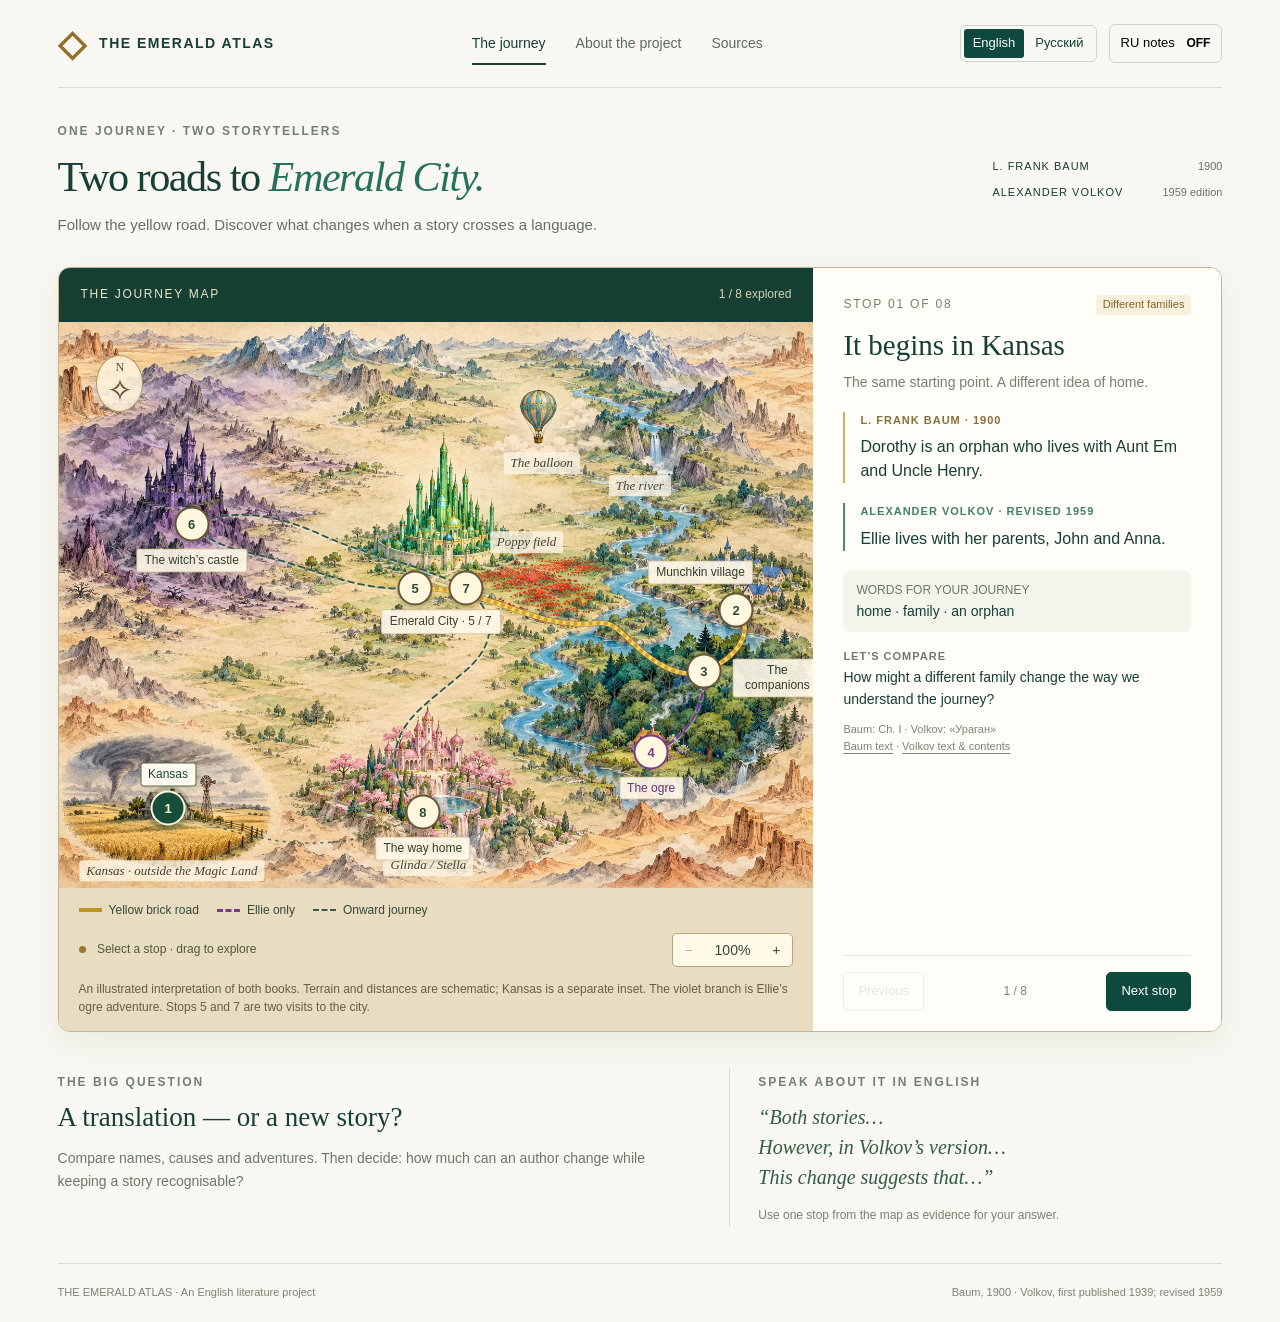
<file: index.html>
<!doctype html>
<html lang="en"><head><meta charset="utf-8"><meta name="viewport" content="width=device-width, initial-scale=1"><title>Two Roads to Emerald City — Baum & Volkov</title><meta name="description" content="Explore eight stops on an interactive literary journey comparing L. Frank Baum and Alexander Volkov, with optional Russian study notes."><link rel="icon" href="data:image/svg+xml,%3Csvg xmlns='http://www.w3.org/2000/svg' viewBox='0 0 32 32'%3E%3Crect width='32' height='32' rx='8' fill='%230e493d'/%3E%3Cpath d='M16 4 27 15 16 28 5 15Z' fill='%23efcc70'/%3E%3C/svg%3E"><link rel="stylesheet" href="style.css?v=atlas3"></head>
<body><header><a class="brand" href="#"><span class="brandmark">◇</span> THE EMERALD ATLAS</a><nav aria-label="Main"><a class="active" href="#journey">The journey</a><button id="about">About the project</button><button id="sources">Sources</button></nav><div class="language-tools"><div class="language-switch" aria-label="Site language"><a href="index.html" lang="en" aria-current="page">English</a><a id="otherLanguage" href="ru.html" lang="ru">Русский</a></div><button id="language" class="language" aria-pressed="false">RU notes <span>OFF</span></button></div></header>
<main id="journey"><section class="intro"><div><div class="eyebrow">ONE JOURNEY · TWO STORYTELLERS</div><h1>Two roads to <em>Emerald City.</em></h1><p>Follow the yellow road. Discover what changes when a story crosses a language.</p><p class="ru" lang="ru">Пройди по жёлтой дороге и узнай, как меняется история в литературной адаптации.</p></div><div class="editions"><span>L. FRANK BAUM <b>1900</b></span><span>ALEXANDER VOLKOV <b>1959 edition</b></span></div></section>
<section class="atlas" aria-label="Interactive literary journey"><div class="map-column"><div class="map-top"><span>THE JOURNEY MAP</span><span id="progress">1 / 8 explored</span></div><div class="map-window" id="mapWindow" tabindex="0" aria-label="Map: drag or scroll to move, select numbered stops"><div class="map-canvas" id="canvas"><img class="atlas-art" src="assets/journey-atlas.webp" alt="" width="1448" height="1086" fetchpriority="high" draggable="false"><svg class="route-layer" viewBox="0 0 800 600" aria-hidden="true"><defs><marker id="arrow" viewBox="0 0 10 10" refX="8" refY="5" markerWidth="4" markerHeight="4" orient="auto-start-reverse"><path d="M0 0L10 5L0 10Z" fill="#385548"/></marker></defs>
<path class="yellow-edge" d="M718 306 C738 325 722 355 684 370 C660 379 635 365 611 343 C593 326 586 318 572 319 C544 322 522 318 495 309 C455 295 422 281 378 282"/>
<path class="yellow-road" d="M718 306 C738 325 722 355 684 370 C660 379 635 365 611 343 C593 326 586 318 572 319 C544 322 522 318 495 309 C455 295 422 281 378 282"/>
<path class="brick-marks" d="M718 306 C738 325 722 355 684 370 C660 379 635 365 611 343 C593 326 586 318 572 319 C544 322 522 318 495 309 C455 295 422 281 378 282"/>
<path class="ellie-detour" d="M684 370 C685 410 665 443 628 456"/>
<path class="later-route" marker-end="url(#arrow)" d="M378 282 C325 286 285 268 242 255 C198 242 168 242 141 215"/>
<path class="later-route return-route" marker-end="url(#arrow)" d="M141 215 C191 194 240 208 279 226 C330 249 375 254 432 282"/>
<path class="later-route" marker-end="url(#arrow)" d="M432 282 C470 314 459 347 428 372 C393 402 365 419 358 449 C351 477 365 504 386 520"/>
<path class="home-path" marker-end="url(#arrow)" d="M386 520 C302 567 223 560 116 516"/>
</svg><div class="place-labels" aria-hidden="true"><span class="place-label city-label" style="left:50.625%;top:53%">Emerald City · 5 / 7</span><span class="place-label" style="left:64%;top:25%">The balloon</span><span class="place-label" style="left:62%;top:39%">Poppy field</span><span class="place-label" style="left:77%;top:29%">The river</span><span class="place-label" style="left:49%;top:96%">Glinda / Stella</span><span class="place-label" style="left:15%;top:97%">Kansas · outside the Magic Land</span></div><div id="pins"></div><div class="compass" aria-hidden="true">N<br><span>✧</span></div></div></div><div class="map-legend"><span><i class="legend-road"></i>Yellow brick road</span><span><i class="legend-detour"></i>Ellie only</span><span><i class="legend-later"></i>Onward journey</span></div><div class="map-bottom"><span><i></i> Select a stop · drag to explore</span><div class="zoom"><button id="zoomout" aria-label="Zoom out">−</button><button id="reset" aria-label="Reset map zoom">100%</button><button id="zoomin" aria-label="Zoom in">+</button></div></div><p class="map-note">An illustrated interpretation of both books. Terrain and distances are schematic; Kansas is a separate inset. The violet branch is Ellie’s ogre adventure. Stops 5 and 7 are two visits to the city.</p></div><article class="story" id="story" aria-live="polite"></article></section>
<section class="under"><div><span class="eyebrow">THE BIG QUESTION</span><h2>A translation — or a new story?</h2><p>Compare names, causes and adventures. Then decide: how much can an author change while keeping a story recognisable?</p><p class="ru" lang="ru">Сравни имена, причины событий и приключения. Где заканчивается перевод и начинается самостоятельная адаптация?</p></div><div class="takeaway"><span class="eyebrow">SPEAK ABOUT IT IN ENGLISH</span><p>“Both stories… <br>However, in Volkov’s version… <br>This change suggests that…”</p><small>Use one stop from the map as evidence for your answer.</small></div></section></main><footer><span>THE EMERALD ATLAS · An English literature project</span><span>Baum, 1900 · Volkov, first published 1939; revised 1959</span></footer>
<dialog id="info"><button class="close" aria-label="Close dialog">×</button><div id="infoContent"></div></dialog><script src="app.js?v=atlas3"></script></body></html>
</file>
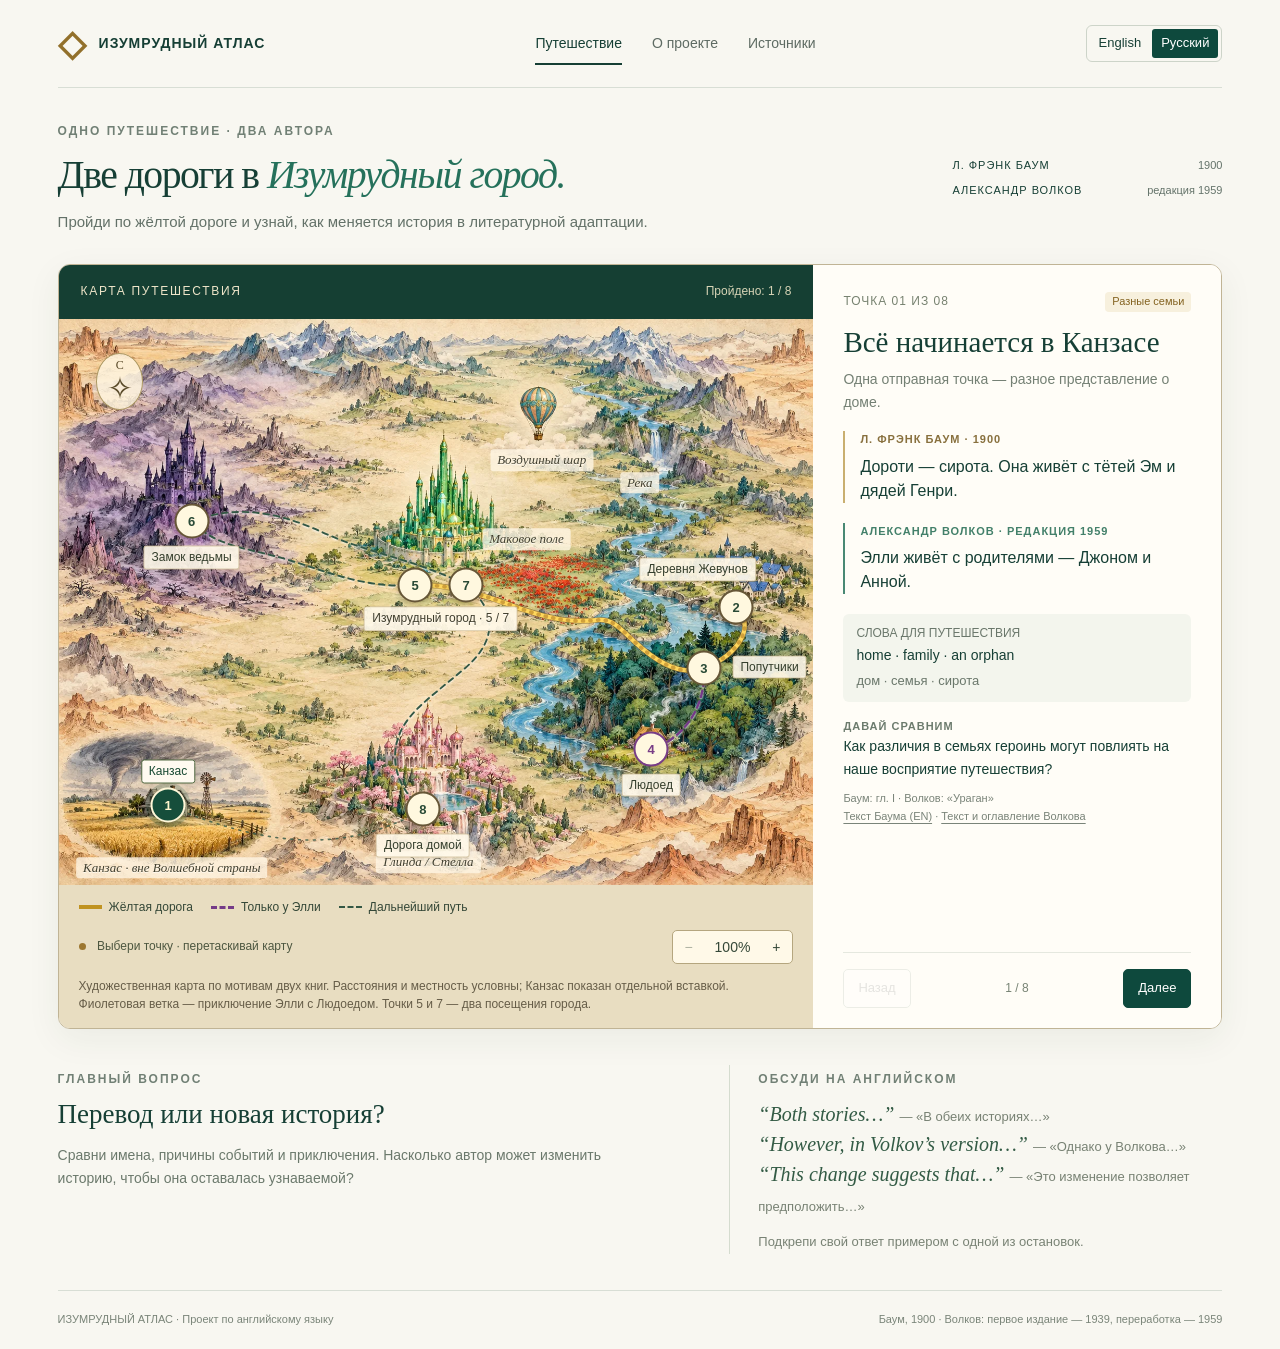
<file: ru.html>
<!doctype html>
<html lang="ru"><head><meta charset="utf-8"><meta name="viewport" content="width=device-width, initial-scale=1"><title>Две дороги в Изумрудный город — Баум и Волков</title><meta name="description" content="Интерактивная карта путешествия: восемь остановок для сравнения книг Лаймена Фрэнка Баума и Александра Волкова. Русская версия проекта по английскому языку."><link rel="icon" href="data:image/svg+xml,%3Csvg xmlns='http://www.w3.org/2000/svg' viewBox='0 0 32 32'%3E%3Crect width='32' height='32' rx='8' fill='%230e493d'/%3E%3Cpath d='M16 4 27 15 16 28 5 15Z' fill='%23efcc70'/%3E%3C/svg%3E"><link rel="stylesheet" href="style.css?v=atlas3"></head>
<body><header><a class="brand" href="#"><span class="brandmark">◇</span> ИЗУМРУДНЫЙ АТЛАС</a><nav aria-label="Главное меню"><a class="active" href="#journey">Путешествие</a><button id="about">О проекте</button><button id="sources">Источники</button></nav><div class="language-tools"><div class="language-switch" aria-label="Язык сайта"><a id="otherLanguage" href="index.html" lang="en">English</a><a href="ru.html" lang="ru" aria-current="page">Русский</a></div></div></header>
<main id="journey"><section class="intro"><div><div class="eyebrow">ОДНО ПУТЕШЕСТВИЕ · ДВА АВТОРА</div><h1>Две дороги в <em>Изумрудный город.</em></h1><p>Пройди по жёлтой дороге и узнай, как меняется история в литературной адаптации.</p></div><div class="editions"><span>Л. ФРЭНК БАУМ <b>1900</b></span><span>АЛЕКСАНДР ВОЛКОВ <b>редакция 1959</b></span></div></section>
<section class="atlas" aria-label="Интерактивное литературное путешествие"><div class="map-column"><div class="map-top"><span>КАРТА ПУТЕШЕСТВИЯ</span><span id="progress">Пройдено: 1 / 8</span></div><div class="map-window" id="mapWindow" tabindex="0" aria-label="Карта: перетаскивай или прокручивай, выбирай точки"><div class="map-canvas" id="canvas"><img class="atlas-art" src="assets/journey-atlas.webp" alt="" width="1448" height="1086" fetchpriority="high" draggable="false"><svg class="route-layer" viewBox="0 0 800 600" aria-hidden="true"><defs><marker id="arrow" viewBox="0 0 10 10" refX="8" refY="5" markerWidth="4" markerHeight="4" orient="auto-start-reverse"><path d="M0 0L10 5L0 10Z" fill="#385548"/></marker></defs>
<path class="yellow-edge" d="M718 306 C738 325 722 355 684 370 C660 379 635 365 611 343 C593 326 586 318 572 319 C544 322 522 318 495 309 C455 295 422 281 378 282"/>
<path class="yellow-road" d="M718 306 C738 325 722 355 684 370 C660 379 635 365 611 343 C593 326 586 318 572 319 C544 322 522 318 495 309 C455 295 422 281 378 282"/>
<path class="brick-marks" d="M718 306 C738 325 722 355 684 370 C660 379 635 365 611 343 C593 326 586 318 572 319 C544 322 522 318 495 309 C455 295 422 281 378 282"/>
<path class="ellie-detour" d="M684 370 C685 410 665 443 628 456"/>
<path class="later-route" marker-end="url(#arrow)" d="M378 282 C325 286 285 268 242 255 C198 242 168 242 141 215"/>
<path class="later-route return-route" marker-end="url(#arrow)" d="M141 215 C191 194 240 208 279 226 C330 249 375 254 432 282"/>
<path class="later-route" marker-end="url(#arrow)" d="M432 282 C470 314 459 347 428 372 C393 402 365 419 358 449 C351 477 365 504 386 520"/>
<path class="home-path" marker-end="url(#arrow)" d="M386 520 C302 567 223 560 116 516"/>
</svg><div class="place-labels" aria-hidden="true"><span class="place-label city-label" style="left:50.625%;top:53%">Изумрудный город · 5 / 7</span><span class="place-label" style="left:64%;top:25%">Воздушный шар</span><span class="place-label" style="left:62%;top:39%">Маковое поле</span><span class="place-label" style="left:77%;top:29%">Река</span><span class="place-label" style="left:49%;top:96%">Глинда / Стелла</span><span class="place-label" style="left:15%;top:97%">Канзас · вне Волшебной страны</span></div><div id="pins"></div><div class="compass" aria-hidden="true">С<br><span>✧</span></div></div></div><div class="map-legend"><span><i class="legend-road"></i>Жёлтая дорога</span><span><i class="legend-detour"></i>Только у Элли</span><span><i class="legend-later"></i>Дальнейший путь</span></div><div class="map-bottom"><span><i></i> Выбери точку · перетаскивай карту</span><div class="zoom"><button id="zoomout" aria-label="Уменьшить карту">−</button><button id="reset" aria-label="Сбросить масштаб карты">100%</button><button id="zoomin" aria-label="Увеличить карту">+</button></div></div><p class="map-note">Художественная карта по мотивам двух книг. Расстояния и местность условны; Канзас показан отдельной вставкой. Фиолетовая ветка — приключение Элли с Людоедом. Точки 5 и 7 — два посещения города.</p></div><article class="story" id="story" aria-live="polite"></article></section>
<section class="under"><div><span class="eyebrow">ГЛАВНЫЙ ВОПРОС</span><h2>Перевод или новая история?</h2><p>Сравни имена, причины событий и приключения. Насколько автор может изменить историю, чтобы она оставалась узнаваемой?</p></div><div class="takeaway"><span class="eyebrow">ОБСУДИ НА АНГЛИЙСКОМ</span><p><span lang="en">“Both stories…”</span> <small>— «В обеих историях…»</small><br><span lang="en">“However, in Volkov’s version…”</span> <small>— «Однако у Волкова…»</small><br><span lang="en">“This change suggests that…”</span> <small>— «Это изменение позволяет предположить…»</small></p><small>Подкрепи свой ответ примером с одной из остановок.</small></div></section></main><footer><span>ИЗУМРУДНЫЙ АТЛАС · Проект по английскому языку</span><span>Баум, 1900 · Волков: первое издание — 1939, переработка — 1959</span></footer>
<dialog id="info"><button class="close" aria-label="Закрыть окно">×</button><div id="infoContent"></div></dialog><script src="app.js?v=atlas3"></script></body></html>
</file>
<file: style.css>
:root{--ink:#163f35;--green:#0e493d;--gold:#ebca73;--paper:#f8f7f1;--muted:#69766e}*{box-sizing:border-box}html{scroll-behavior:smooth}body{margin:0;background:var(--paper);color:var(--ink);font:16px/1.6 Arial,Helvetica,sans-serif}button,a{-webkit-tap-highlight-color:transparent}button{font:inherit;cursor:pointer}a{color:inherit}button:focus-visible,a:focus-visible{outline:3px solid #bc851f;outline-offset:5px}header{min-height:88px;display:flex;align-items:center;justify-content:space-between;gap:24px;margin:0 4.5%;border-bottom:1px solid #d8ded5}.brand{text-decoration:none;font-size:14px;font-weight:700;letter-spacing:1.5px;display:flex;align-items:center;gap:12px}.brandmark{font-size:36px;color:#92702b}nav{display:flex;gap:30px;align-items:center}nav a,nav button{border:0;background:none;padding:8px 0;text-decoration:none;color:#5e6b63;font-size:14px}nav .active{color:var(--ink);box-shadow:0 2px var(--ink)}.language{font-size:13px;border:1px solid #cdd4c9;border-radius:6px;background:transparent;padding:8px 11px}.language span{margin-left:8px;font-size:12px;font-weight:bold}main{max-width:1520px;margin:auto;padding:34px 4.5% 0}.intro{display:flex;align-items:center;justify-content:space-between;gap:24px;margin-bottom:30px}.eyebrow{font-size:12px;letter-spacing:2px;font-weight:700;color:#718075}h1{font-family:Georgia,serif;font-size:clamp(32px,3.3vw,52px);font-weight:400;line-height:1.14;letter-spacing:-1.5px;margin:12px 0}h1 em{font-weight:400;color:#25715b}.intro p{margin:0;color:#637168;font-size:15px}.editions{min-width:230px;display:grid;gap:8px;font-size:11px;letter-spacing:1px}.editions span{display:flex;justify-content:space-between;gap:20px}.editions b{font-weight:400;color:#64736a;letter-spacing:0}.atlas{display:grid;grid-template-columns:minmax(0,1.65fr) minmax(330px,1fr);border:1px solid #cdd7ce;border-radius:12px;overflow:hidden;background:#fff}.map-column{background:var(--green);color:#e2e9d9;min-width:0;display:flex;flex-direction:column}.map-top{display:flex;justify-content:space-between;padding:22px 25px 0;font-size:12px;letter-spacing:1.7px}.map-top span:last-child{color:#bcd2bd;letter-spacing:0}.map-window{overflow:auto;flex:1;scrollbar-color:#84a18a #0e493d;min-height:420px;display:flex;align-items:center}.map-canvas{position:relative;width:100%;min-width:100%;aspect-ratio:4/3;flex-shrink:0}.map-canvas svg{display:block;width:100%;height:100%}.road-shadow{stroke:#c59943;stroke-opacity:.18;stroke-width:17;fill:none}.road{stroke:var(--gold);stroke-width:4;stroke-dasharray:5 4;fill:none}.map-text{font:12px Arial;fill:#a6c5ae;letter-spacing:3px}.pin{position:absolute;transform:translate(-50%,-50%);border:1px solid #b6cbae;background:#185744;color:#fff;width:34px;height:34px;border-radius:50%;font-size:13px;display:grid;place-items:center;line-height:1;z-index:2;transition:background .2s,box-shadow .2s}.pin.selected{background:var(--gold);color:#194b3b;border-color:var(--gold);box-shadow:0 0 0 7px #e9ca7320}.pin.visited:not(.selected){background:#e1e9d5;color:#154c3c}.pin-label{position:absolute;top:40px;left:50%;transform:translateX(-50%);white-space:nowrap;font-size:12px;line-height:1.4;color:#f2f2df;text-shadow:0 2px 6px #083d31;font-weight:400}.pin.selected .pin-label{color:#f3d994}.pin:hover{background:#d5b76f;color:#183e32}.compass{position:absolute;top:7%;left:7%;font-size:12px;line-height:1.4;text-align:center;color:#a3bfa4}.compass br+*{font-size:30px}.map-bottom{display:flex;align-items:center;justify-content:space-between;padding:10px 24px;gap:12px;font-size:12px;color:#bdd0be}.map-bottom i{display:inline-block;width:7px;height:7px;background:var(--gold);border-radius:50%;margin-right:8px}.zoom{display:flex;border:1px solid #668b71;border-radius:5px;overflow:hidden}.zoom button{color:#e4e7d6;background:transparent;border:0;padding:4px 10px;font-size:14px}.zoom button:hover{background:#2a6450}.zoom button:disabled{opacity:.4;cursor:default}.map-note{font-size:11px;line-height:1.5;color:#b2c9b6;margin:0;padding:0 24px 18px}.story{padding:27px 30px 20px;display:flex;flex-direction:column;min-width:0}.story-kicker{font-size:12px;letter-spacing:1.8px;color:#778270;display:flex;justify-content:space-between;gap:12px}.tag{letter-spacing:0;color:#846321;background:#f7f0dd;border-radius:4px;padding:1px 7px;font-size:11px}.story h2{font-family:Georgia,serif;font-size:29px;line-height:1.15;font-weight:400;margin:14px 0 9px}.lead{font-size:14px;color:#748074;margin:0 0 18px}.book{padding-left:15px;border-left:2px solid #c9af70;margin:0 0 20px}.book.volkov{border-color:#498974}.book-label{font-size:11px;font-weight:bold;letter-spacing:1px;color:#88703e}.volkov .book-label{color:#43806a}.book p{margin:6px 0 0;font-size:16px;line-height:1.5}.ru{display:none!important}body.show-ru .ru{display:block!important;color:#647469;font-size:14px;margin-top:8px}.word{background:#f3f5ed;border-radius:6px;padding:10px 13px;font-size:14px;margin-bottom:16px}.word span{color:#6a776b;font-size:12px;display:block}.question{font-size:14px;margin:0 0 10px}.question b{display:block;font-size:11px;letter-spacing:1px;color:#6c7b6d}.source-note{font-size:11px;color:#7a8479;margin:0 0 15px}.source-note a{text-underline-offset:3px}.story-controls{border-top:1px solid #e5e8df;padding-top:16px;margin-top:auto;display:flex;align-items:center;justify-content:space-between;gap:12px}.story-controls button{font-size:13px;border:1px solid #c9d2c8;background:white;border-radius:5px;padding:8px 14px}.story-controls .next{background:var(--green);border-color:var(--green);color:white}.story-controls button:disabled{opacity:.35;cursor:default}.position{font-size:12px;color:#778374}.under{display:grid;grid-template-columns:1.2fr 1fr;gap:80px;padding:36px 0}.under h2{font:27px Georgia;margin:9px 0 12px}.under p{font-size:14px;color:#6b796c;max-width:600px}.takeaway{padding-left:28px;border-left:1px solid #d5dccf}.takeaway p{font:italic 20px/1.5 Georgia;color:#335b45;margin:9px 0}.takeaway small{font-size:12px;color:#788274}footer{margin:0 4.5%;padding:20px 0;border-top:1px solid #d8ded5;display:flex;justify-content:space-between;gap:20px;font-size:11px;color:#7a8579}dialog{border:1px solid #c6d2c4;border-radius:12px;background:var(--paper);padding:36px;max-width:650px;width:calc(100% - 32px);max-height:85vh;color:var(--ink)}dialog::backdrop{background:#082d25b3}dialog h2{font:32px Georgia;margin-top:0}dialog h3{font-size:16px}dialog p,dialog li{font-size:15px}.close{float:right;background:transparent;border:0;font-size:28px;line-height:1}dialog a{text-underline-offset:3px}dialog li{margin-bottom:18px}@media(min-width:1450px){.map-window{min-height:520px}}@media(max-width:1000px){header{gap:16px}nav{gap:18px}.brand{font-size:12px}.intro{align-items:flex-start}.editions{display:none}.story{padding:24px 22px}.map-window{min-height:380px}.atlas{grid-template-columns:minmax(0,1.3fr) minmax(320px,1fr)}.pin-label{font-size:11px}.under{gap:35px}}@media(max-width:760px){header{flex-wrap:wrap;gap:8px;padding:15px 0;min-height:0}.brand{font-size:12px}nav{order:3;width:100%;justify-content:space-between;margin-top:7px}nav a,nav button{font-size:13px}.language{font-size:12px}.intro{margin-bottom:24px}main{padding-top:25px}h1{font-size:38px;letter-spacing:-1px}.intro p{font-size:14px}.atlas{grid-template-columns:1fr}.map-window{min-height:0}.map-canvas{min-width:520px}.map-top{padding:18px 18px 10px}.map-bottom{padding:10px 18px}.map-note{padding:0 18px 15px}.story{padding:25px}.story h2{font-size:30px}.under{grid-template-columns:1fr;gap:20px;padding:30px 0}.takeaway{padding-left:20px}footer{flex-direction:column;gap:5px}.pin{width:36px;height:36px}.map-text{font-size:11px}}@media(prefers-reduced-motion:reduce){html{scroll-behavior:auto}*{transition:none!important}}

.language-tools{display:flex;align-items:center;gap:12px;flex-wrap:wrap}.language-switch{display:flex;gap:2px;padding:3px;border:1px solid #cdd4c9;border-radius:6px}.language-switch a{padding:4px 9px;text-decoration:none;font-size:13px;border-radius:3px}.language-switch a[aria-current="page"]{background:var(--green);color:white}.word .vocab-en{font-size:14px;color:var(--ink)}.word .vocab-translation{font-size:13px;margin-top:5px}html[lang="ru"] .story-kicker{flex-wrap:wrap;letter-spacing:1px}html[lang="ru"] .intro .editions{min-width:270px}html[lang="ru"] h1{font-size:clamp(30px,3.1vw,48px)}html[lang="ru"] .pin-label{white-space:normal;width:116px}html[lang="ru"] .map-text{letter-spacing:1.5px}html[lang="ru"] .takeaway small{font:13px/1.5 Arial,sans-serif}html[lang="ru"] .brand{letter-spacing:1px}@media(max-width:1150px){header{flex-wrap:wrap;padding:14px 0}.language-tools{margin-left:auto}nav{gap:18px}}@media(max-width:760px){.language-tools{gap:5px}.language-switch a{padding:4px 6px;font-size:12px}.language{font-size:11px;padding:5px}.language span{margin-left:3px}html[lang="ru"] .map-bottom{flex-wrap:wrap}.brand{font-size:11px;gap:6px}html[lang="ru"] h1{font-size:34px}}

/* Illustrated journey atlas */
.atlas{grid-template-columns:minmax(0,1.85fr) minmax(330px,1fr);border-color:#c0b495;box-shadow:0 10px 35px #243d2510}.map-column{background:#e8ddc1;color:#344737}.map-top{padding:17px 22px;background:#153f33;color:#eee5c9}.map-top span:last-child{color:#d7d4b6}.map-window{display:block;flex:initial;min-height:0;max-height:690px;overflow:auto;scrollbar-color:#978763 #dfd0af;cursor:grab;overscroll-behavior:contain}.map-window.dragging{cursor:grabbing;user-select:none}.map-canvas{min-width:740px;aspect-ratio:4/3;isolation:isolate}.atlas-art{display:block;width:100%;height:100%;position:absolute;inset:0;object-fit:fill;pointer-events:none}.map-canvas .route-layer{position:absolute;inset:0;pointer-events:none;z-index:1}.route-layer path{fill:none;stroke-linecap:round;stroke-linejoin:round}.route-layer marker path{fill:#385548;stroke:none}.yellow-edge{stroke:#805f25;stroke-width:9;opacity:.8}.yellow-road{stroke:#ffd75d;stroke-width:6.5}.brick-marks{stroke:#b78329;stroke-width:6;stroke-dasharray:1 8;opacity:.8}.ellie-detour{stroke:#753b88;stroke-width:3.5;stroke-dasharray:7 5;filter:drop-shadow(0 1px 1px #fff)}.later-route{stroke:#335744;stroke-width:2.7;stroke-dasharray:7 5;filter:drop-shadow(0 1px 1px #fff)}.flight-path{stroke:#667c90;stroke-width:2;stroke-dasharray:2 7;opacity:.75}.home-path{stroke:#335744;stroke-width:2;stroke-dasharray:2 6}.pin{width:35px;height:35px;background:#fff8df;color:#294a36;border:2px solid #665637;box-shadow:0 2px 5px #493b2245;font-weight:bold;z-index:3}.pin.selected{background:#164e3b;color:#fff6cd;border-color:#fff7d8;box-shadow:0 0 0 5px #164e3b33,0 3px 12px #24352555}.pin.visited:not(.selected){background:#d6e1b9;border-color:#36583b}.pin-4{border-color:#783d86;color:#783d86}.pin-7{border-radius:8px}.pin-label,html[lang="ru"] .pin-label{font-size:12px;line-height:1.3;text-shadow:none;color:#343e2c;background:#fff9e9e8;padding:3px 7px;border:1px solid #a98e5a70;border-radius:3px;top:38px;width:max-content;max-width:132px;white-space:normal;box-shadow:0 1px 3px #55442522}.pin.selected .pin-label{color:#184932;background:#fffaf0;border-color:#526a43}.pin-5 .pin-label{top:37px;left:5px;transform:translateX(-70%)}.pin-7 .pin-label{top:auto;bottom:39px;left:5px;transform:translateX(-15%)}.pin-3 .pin-label{left:0;transform:translateX(-75%)}.pin-4 .pin-label{color:#683273}.place-labels{position:absolute;inset:0;pointer-events:none;z-index:2}.place-label{position:absolute;transform:translate(-50%,-50%);font:italic 13px/1.2 Georgia,serif;white-space:nowrap;color:#403e2d;text-shadow:0 1px #fffaf1;background:#fff7e5cb;padding:3px 7px;border-radius:3px}.compass{left:5%;top:6%;z-index:2;background:#fff5dfd9;color:#584928;border:1px solid #ad9964;border-radius:50%;width:47px;height:57px;padding-top:4px;font:12px Georgia}.compass span{font-size:31px;line-height:1}.map-legend{display:flex;gap:12px 18px;flex-wrap:wrap;align-items:center;padding:13px 20px 0;font-size:12px}.map-legend span{display:flex;align-items:center;gap:7px}.map-legend i{display:inline-block;width:23px}.legend-road{border-top:4px solid #c09321}.legend-detour{border-top:3px dashed #753b88}.legend-later{border-top:2px dashed #335744}.map-bottom{color:#4d5740;padding:13px 20px;font-size:12px}.map-bottom i{background:#9c7730}.zoom{background:#fff9e8;border-color:#b5a67f;flex-shrink:0}.zoom button{color:#344737;min-height:32px;min-width:32px}.zoom button:hover{background:#e5d7b4}.map-note{color:#665d48;font-size:12px;padding:0 20px 15px;line-height:1.5}.story{background:#fffdf7}.story-kicker{flex-wrap:wrap}.tag{white-space:normal}.map-window:focus-visible{outline:3px solid #ad7c23;outline-offset:-3px}
@media(max-width:1100px){.atlas{grid-template-columns:minmax(0,1.4fr) minmax(310px,1fr)}.map-canvas{min-width:700px}.story{padding:22px}.map-window{max-height:570px}}
@media(max-width:760px){.atlas{grid-template-columns:1fr}.map-canvas{min-width:700px}.map-window{max-height:490px}.map-legend{gap:10px;font-size:12px;padding:12px 15px 0}.map-bottom{padding:12px 15px;flex-wrap:wrap}.map-note{padding:0 15px 15px}.pin{width:40px;height:40px}.pin-label,html[lang="ru"] .pin-label{top:44px}.pin-7 .pin-label{top:auto;bottom:44px}.story{padding:24px}.map-top{padding:16px}.place-label{font-size:13px}}

/* Anchor labels consistently at every language and zoom level. */
.map-canvas .pin .pin-label{top:42px;bottom:auto;left:50%;transform:translateX(-50%);max-width:140px;text-align:center;pointer-events:none}
.map-canvas .pin-1 .pin-label{top:-30px}
.map-canvas .pin-2 .pin-label{top:-34px;left:20%;transform:translateX(-75%)}
.map-canvas .pin-3 .pin-label{top:3px;left:44px;transform:none;max-width:90px}
.map-canvas .pin-4 .pin-label{top:40px}
.map-canvas .pin-5 .pin-label,.map-canvas .pin-7 .pin-label{display:none}
.map-canvas .pin-6 .pin-label{top:40px}
.map-canvas .pin-8 .pin-label{top:40px}
.map-canvas .city-label{font:12px/1.3 Arial,sans-serif;background:#fff9e9ed;border:1px solid #a98e5a70;padding:4px 8px}
.map-canvas .pin-7{border-radius:50%}
.yellow-edge{stroke-width:6;opacity:.65}.yellow-road{stroke-width:4.5}.brick-marks{stroke-width:4;stroke-dasharray:1 7;opacity:.65}
.later-route{stroke-width:2;stroke-dasharray:6 5}.ellie-detour{stroke-width:2.5}.home-path{stroke-width:1.7;opacity:.8}
</file>
